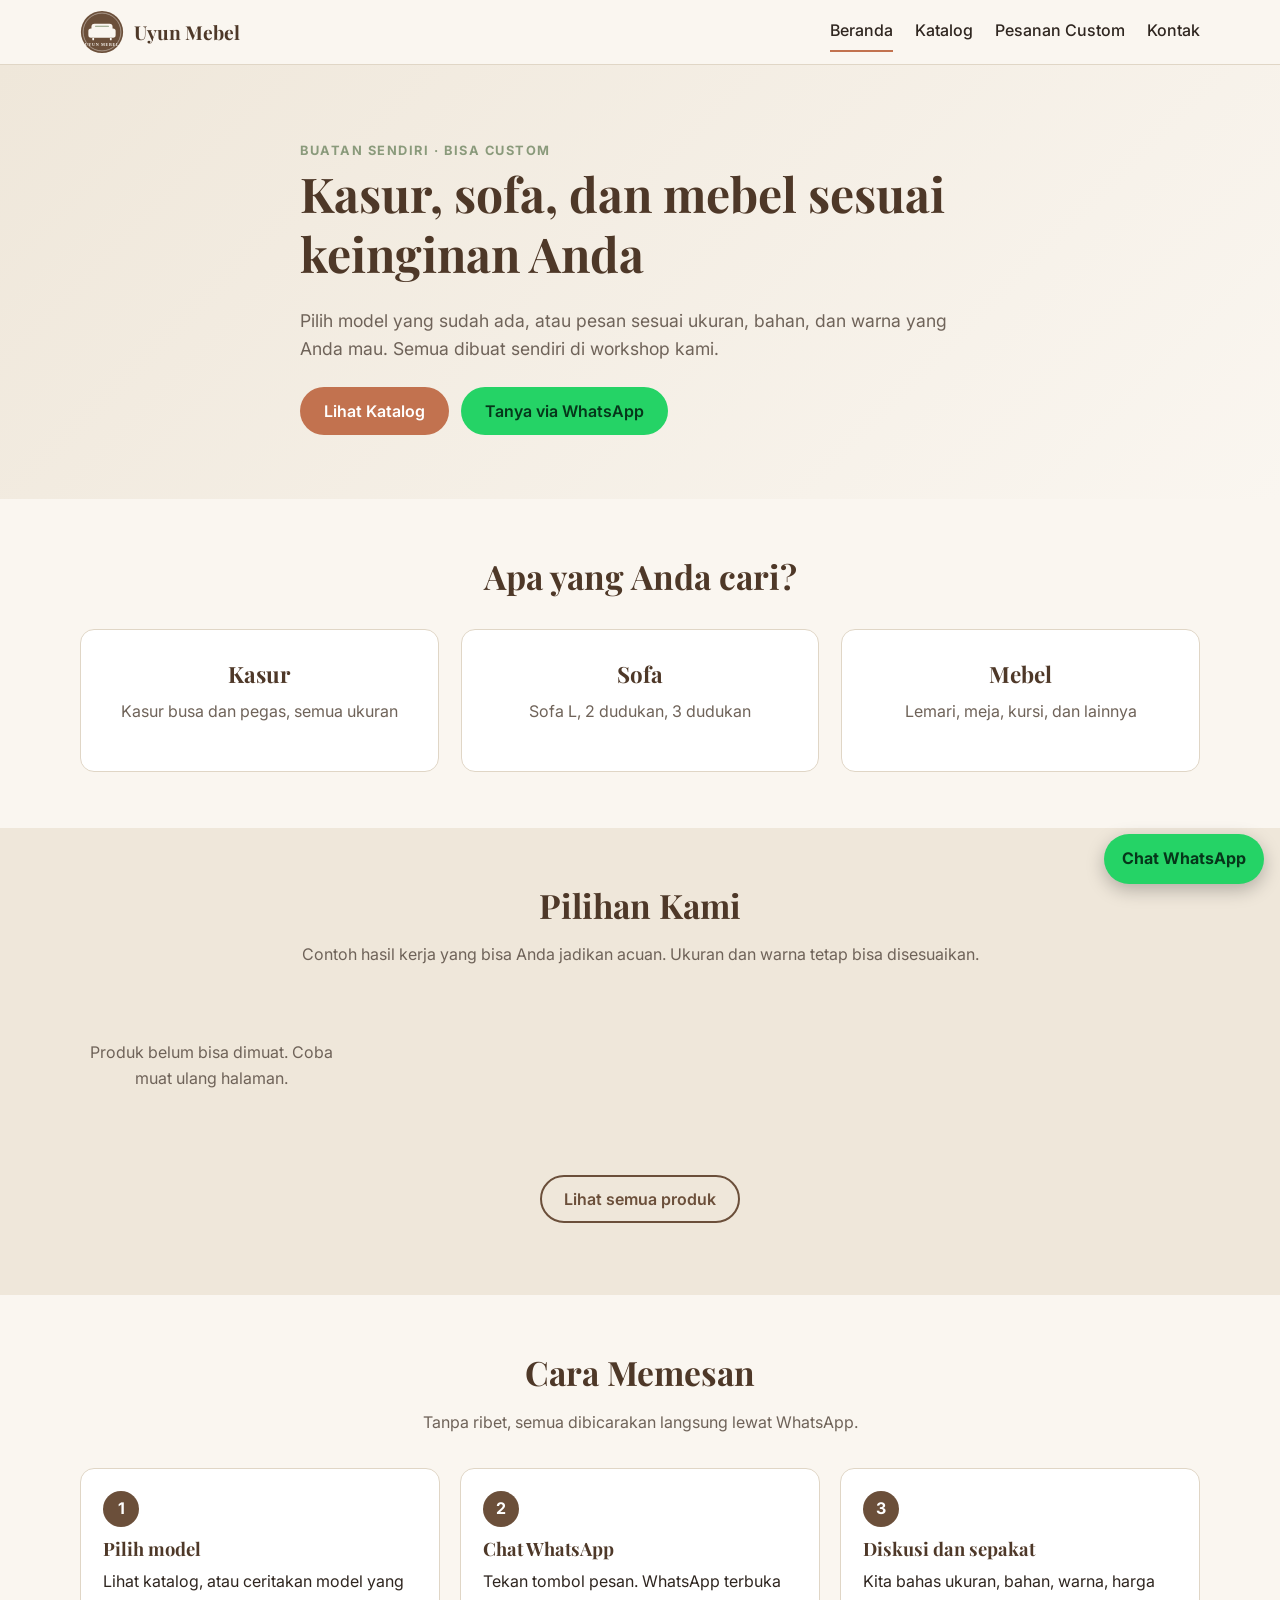
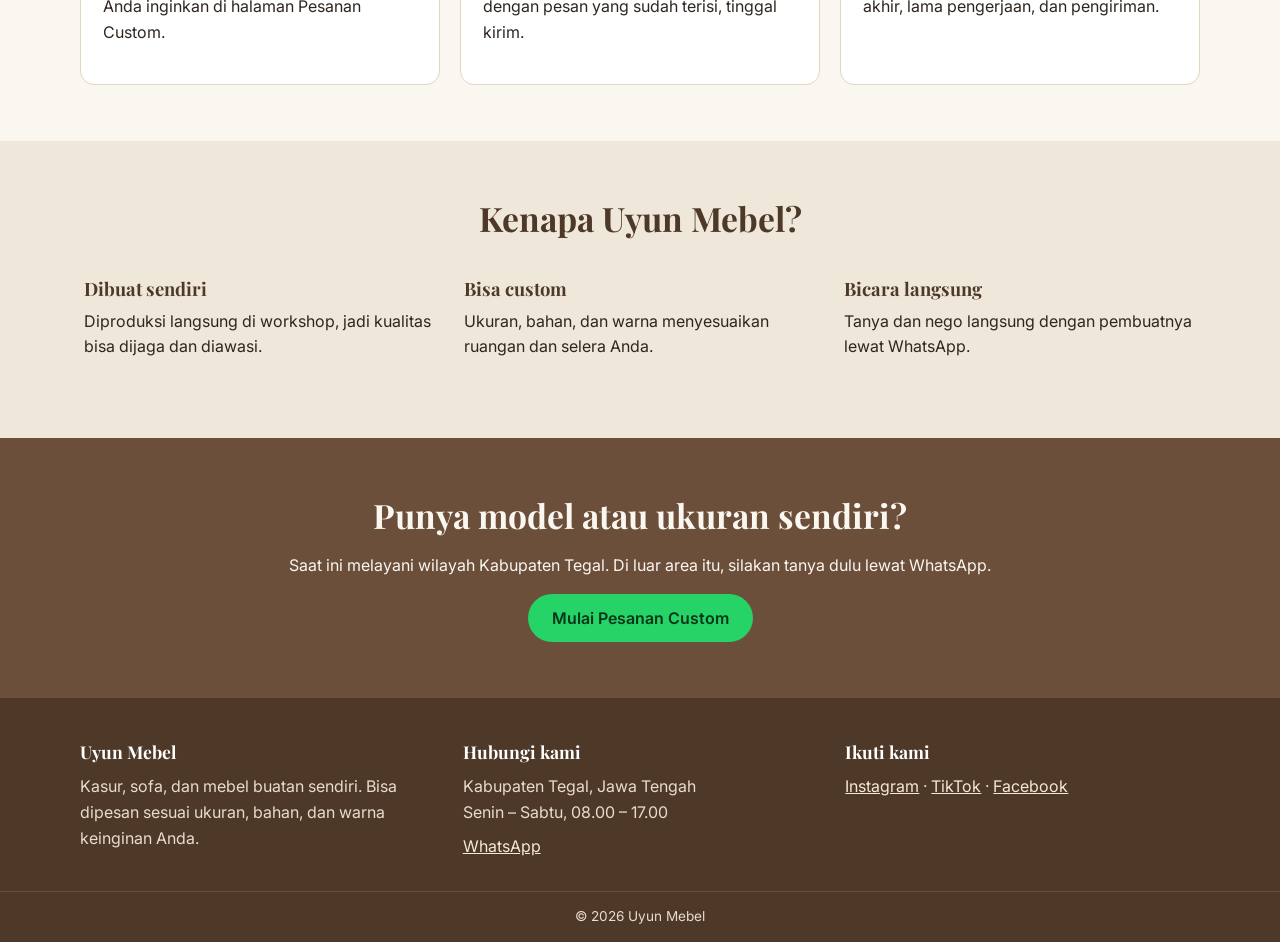
<file: index.html>
<!DOCTYPE html>
<!-- BERANDA. Teks di sini bisa diubah langsung. Daftar produk unggulan diisi otomatis oleh js/home.js -->
<html lang="id">
<head>
  <meta charset="UTF-8">
  <meta name="viewport" content="width=device-width, initial-scale=1">
  <title>Uyun Mebel – Kasur, Sofa, dan Mebel Custom Kabupaten Tegal</title>
  <meta name="description" content="Uyun Mebel membuat kasur, sofa, dan mebel buatan sendiri. Bisa dipesan sesuai ukuran, bahan, dan warna. Melayani wilayah Kabupaten Tegal.">
  <link rel="icon" href="assets/logo.svg" type="image/svg+xml">
  <link rel="preconnect" href="https://fonts.googleapis.com">
  <link rel="preconnect" href="https://fonts.gstatic.com" crossorigin>
  <link href="https://fonts.googleapis.com/css2?family=Inter:wght@400;500;600&family=Playfair+Display:wght@600;700&display=swap" rel="stylesheet">
  <link rel="stylesheet" href="css/style.css">
</head>
<body>
  <header id="header"></header>

  <main>
    <!-- Bagian paling atas -->
    <section class="hero">
      <div class="wadah hero-isi">
        <span class="label-kecil">Buatan sendiri · Bisa custom</span>
        <h1>Kasur, sofa, dan mebel sesuai keinginan Anda</h1>
        <p>Pilih model yang sudah ada, atau pesan sesuai ukuran, bahan, dan warna yang Anda mau. Semua dibuat sendiri di workshop kami.</p>
        <div class="hero-tombol">
          <a class="tombol tombol-utama" href="katalog.html">Lihat Katalog</a>
          <a class="tombol tombol-wa" id="wa-hero" href="#" target="_blank" rel="noopener">Tanya via WhatsApp</a>
        </div>
      </div>
    </section>

    <!-- Kategori -->
    <section class="bagian">
      <div class="wadah">
        <div class="judul-bagian"><h2>Apa yang Anda cari?</h2></div>
        <div class="grid grid-3">
          <a class="kartu kategori-kartu" href="katalog.html?kategori=kasur"><h3>Kasur</h3><p class="pudar">Kasur busa dan pegas, semua ukuran</p></a>
          <a class="kartu kategori-kartu" href="katalog.html?kategori=sofa"><h3>Sofa</h3><p class="pudar">Sofa L, 2 dudukan, 3 dudukan</p></a>
          <a class="kartu kategori-kartu" href="katalog.html?kategori=mebel"><h3>Mebel</h3><p class="pudar">Lemari, meja, kursi, dan lainnya</p></a>
        </div>
      </div>
    </section>

    <!-- Produk unggulan (diisi otomatis oleh js/home.js) -->
    <section class="bagian tua">
      <div class="wadah">
        <div class="judul-bagian">
          <h2>Pilihan Kami</h2>
          <p>Contoh hasil kerja yang bisa Anda jadikan acuan. Ukuran dan warna tetap bisa disesuaikan.</p>
        </div>
        <div class="grid" id="daftar-unggulan"><p class="kosong">Memuat produk…</p></div>
        <p style="text-align:center;margin-top:28px"><a class="tombol tombol-garis" href="katalog.html">Lihat semua produk</a></p>
      </div>
    </section>

    <!-- Cara pesan -->
    <section class="bagian">
      <div class="wadah">
        <div class="judul-bagian"><h2>Cara Memesan</h2><p>Tanpa ribet, semua dibicarakan langsung lewat WhatsApp.</p></div>
        <div class="langkah">
          <div><h3>Pilih model</h3><p>Lihat katalog, atau ceritakan model yang Anda inginkan di halaman Pesanan Custom.</p></div>
          <div><h3>Chat WhatsApp</h3><p>Tekan tombol pesan. WhatsApp terbuka dengan pesan yang sudah terisi, tinggal kirim.</p></div>
          <div><h3>Diskusi dan sepakat</h3><p>Kita bahas ukuran, bahan, warna, harga akhir, lama pengerjaan, dan pengiriman.</p></div>
        </div>
      </div>
    </section>

    <!-- Keunggulan -->
    <section class="bagian tua">
      <div class="wadah">
        <div class="judul-bagian"><h2>Kenapa Uyun Mebel?</h2></div>
        <div class="keunggulan">
          <div><h3>Dibuat sendiri</h3><p>Diproduksi langsung di workshop, jadi kualitas bisa dijaga dan diawasi.</p></div>
          <div><h3>Bisa custom</h3><p>Ukuran, bahan, dan warna menyesuaikan ruangan dan selera Anda.</p></div>
          <div><h3>Bicara langsung</h3><p>Tanya dan nego langsung dengan pembuatnya lewat WhatsApp.</p></div>
        </div>
      </div>
    </section>

    <!-- Ajakan -->
    <section class="cta">
      <div class="wadah">
        <h2>Punya model atau ukuran sendiri?</h2>
        <p id="area-layanan"></p>
        <a class="tombol tombol-wa" href="custom.html">Mulai Pesanan Custom</a>
      </div>
    </section>
  </main>

  <footer id="footer"></footer>

  <script src="js/config.js"></script>
  <script src="js/demo-data.js"></script>
  <script src="js/common.js"></script>
  <script src="js/home.js"></script>
</body>
</html>
</file>
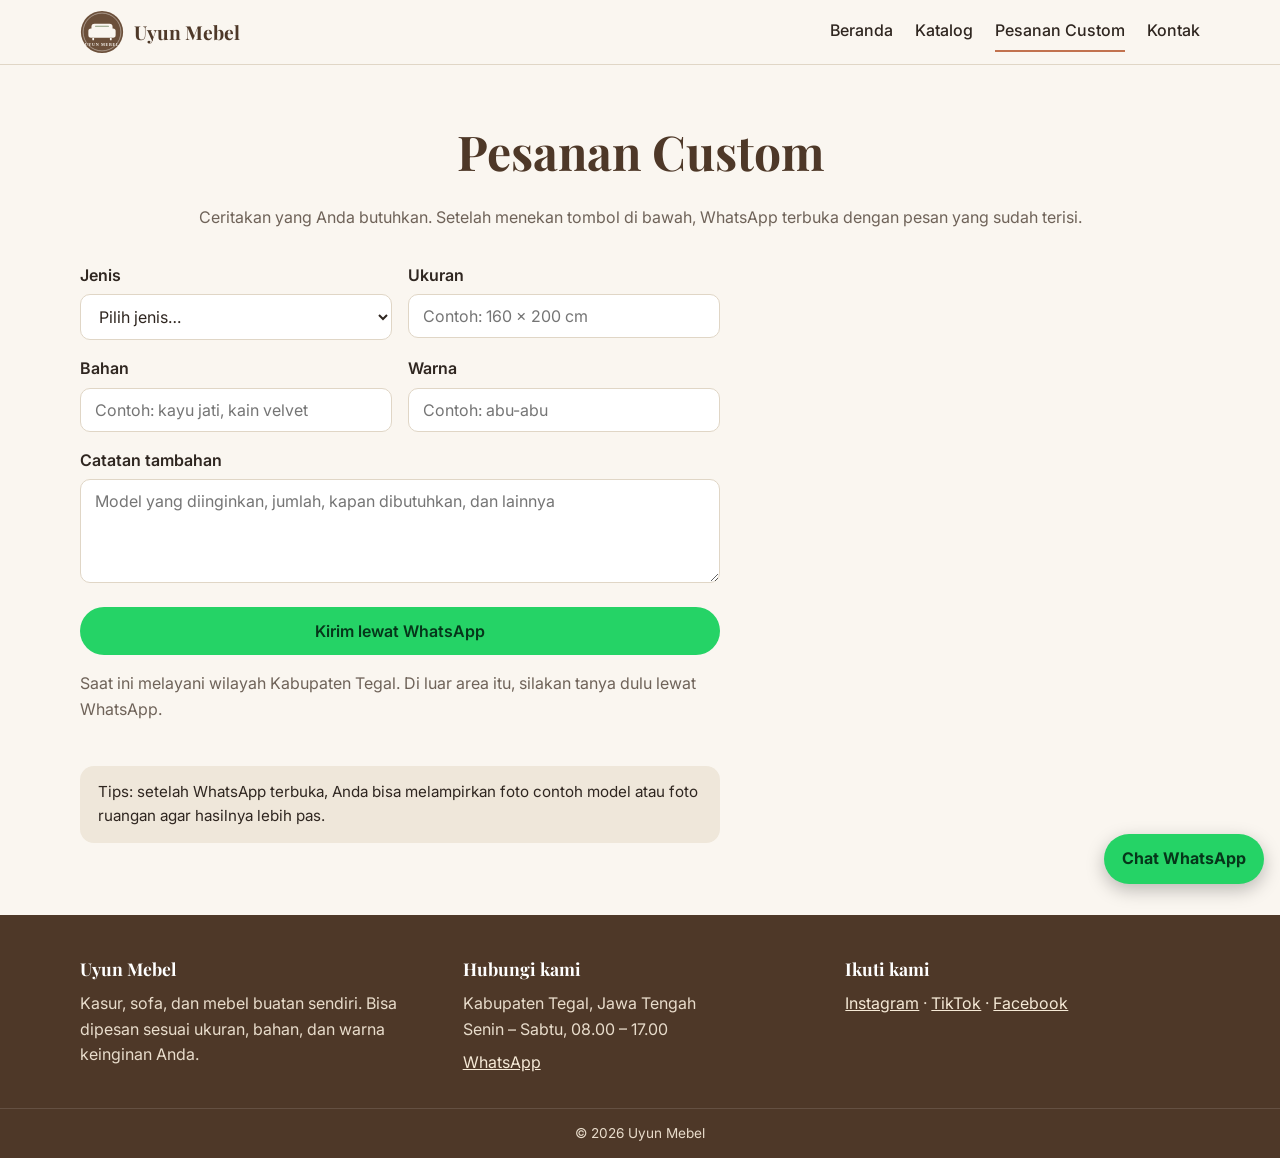
<file: custom.html>
<!DOCTYPE html>
<!-- PESANAN CUSTOM. Formulir ini tidak menyimpan data; isinya disusun jadi pesan WhatsApp oleh js/custom.js -->
<html lang="id">
<head>
  <meta charset="UTF-8">
  <meta name="viewport" content="width=device-width, initial-scale=1">
  <title>Pesanan Custom – Uyun Mebel</title>
  <meta name="description" content="Pesan kasur, sofa, atau mebel sesuai ukuran, bahan, dan warna yang Anda inginkan. Uyun Mebel melayani Kabupaten Tegal.">
  <link rel="icon" href="assets/logo.svg" type="image/svg+xml">
  <link rel="preconnect" href="https://fonts.googleapis.com">
  <link rel="preconnect" href="https://fonts.gstatic.com" crossorigin>
  <link href="https://fonts.googleapis.com/css2?family=Inter:wght@400;500;600&family=Playfair+Display:wght@600;700&display=swap" rel="stylesheet">
  <link rel="stylesheet" href="css/style.css">
</head>
<body>
  <header id="header"></header>

  <main class="bagian">
    <div class="wadah">
      <div class="judul-bagian">
        <h1>Pesanan Custom</h1>
        <p>Ceritakan yang Anda butuhkan. Setelah menekan tombol di bawah, WhatsApp terbuka dengan pesan yang sudah terisi.</p>
      </div>

      <form class="form" id="form-custom">
        <div class="form-dua">
          <div>
            <label for="jenis">Jenis</label>
            <select class="input" id="jenis" required>
              <option value="">Pilih jenis…</option>
              <option>Kasur</option>
              <option>Sofa</option>
              <option>Lemari</option>
              <option>Meja</option>
              <option>Kursi</option>
              <option>Lainnya</option>
            </select>
          </div>
          <div>
            <label for="ukuran">Ukuran</label>
            <input class="input" id="ukuran" placeholder="Contoh: 160 x 200 cm">
          </div>
        </div>
        <div class="form-dua">
          <div>
            <label for="bahan">Bahan</label>
            <input class="input" id="bahan" placeholder="Contoh: kayu jati, kain velvet">
          </div>
          <div>
            <label for="warna">Warna</label>
            <input class="input" id="warna" placeholder="Contoh: abu-abu">
          </div>
        </div>
        <div>
          <label for="catatan">Catatan tambahan</label>
          <textarea class="input" id="catatan" rows="4" placeholder="Model yang diinginkan, jumlah, kapan dibutuhkan, dan lainnya"></textarea>
        </div>
        <button class="tombol tombol-wa" type="submit">Kirim lewat WhatsApp</button>
        <p class="pudar" id="area-layanan"></p>
      </form>

      <div class="catatan" style="max-width:640px;margin-top:28px">
        Tips: setelah WhatsApp terbuka, Anda bisa melampirkan foto contoh model atau foto ruangan agar hasilnya lebih pas.
      </div>
    </div>
  </main>

  <footer id="footer"></footer>

  <script src="js/config.js"></script>
  <script src="js/demo-data.js"></script>
  <script src="js/common.js"></script>
  <script src="js/custom.js"></script>
</body>
</html>
</file>
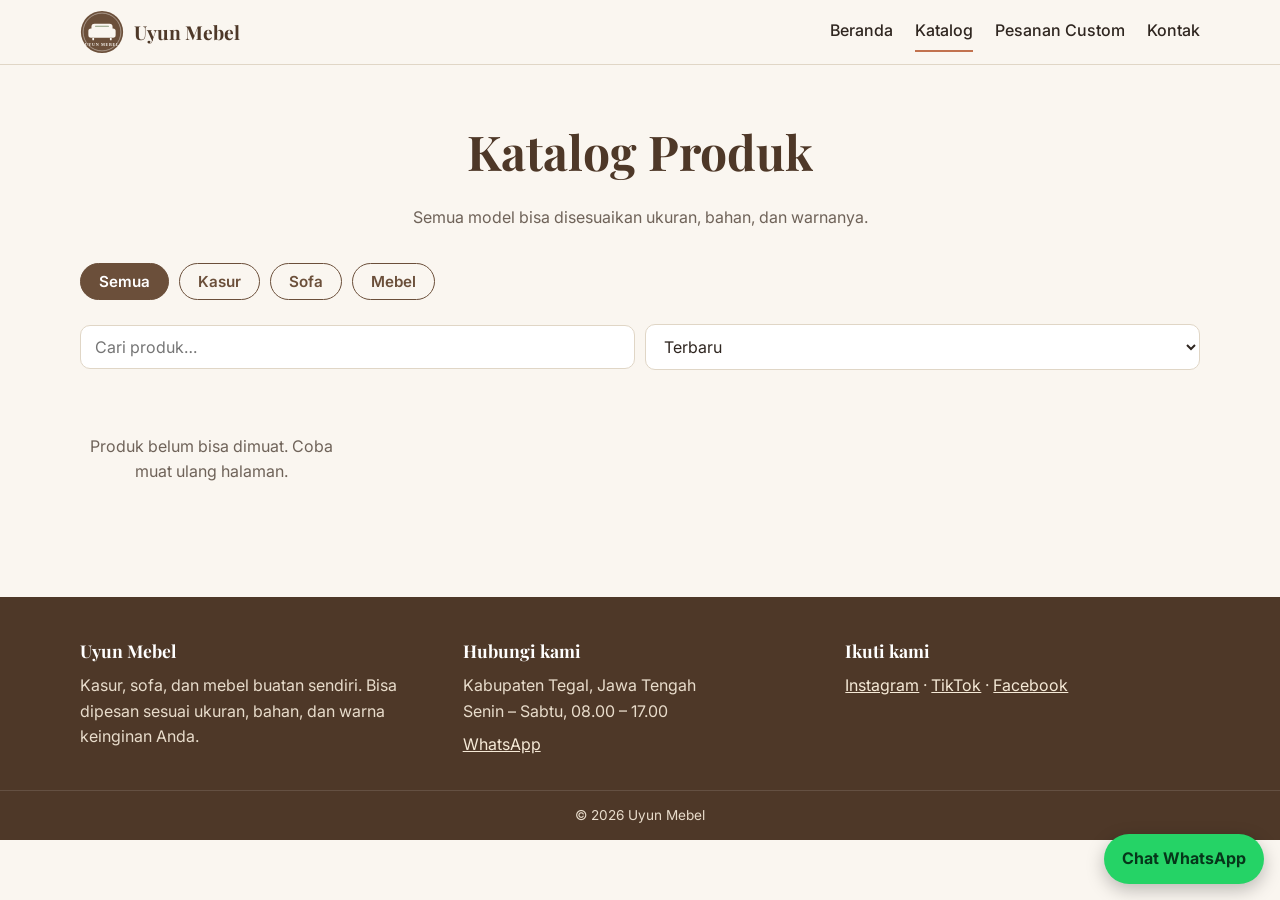
<file: katalog.html>
<!DOCTYPE html>
<!-- KATALOG. Daftar, filter, dan pencarian dikerjakan oleh js/katalog.js -->
<html lang="id">
<head>
  <meta charset="UTF-8">
  <meta name="viewport" content="width=device-width, initial-scale=1">
  <title>Katalog Kasur, Sofa, dan Mebel – Uyun Mebel</title>
  <meta name="description" content="Katalog kasur, sofa, dan mebel buatan Uyun Mebel. Pesan langsung lewat WhatsApp.">
  <link rel="icon" href="assets/logo.svg" type="image/svg+xml">
  <link rel="preconnect" href="https://fonts.googleapis.com">
  <link rel="preconnect" href="https://fonts.gstatic.com" crossorigin>
  <link href="https://fonts.googleapis.com/css2?family=Inter:wght@400;500;600&family=Playfair+Display:wght@600;700&display=swap" rel="stylesheet">
  <link rel="stylesheet" href="css/style.css">
</head>
<body>
  <header id="header"></header>

  <main class="bagian">
    <div class="wadah">
      <div class="judul-bagian">
        <h1>Katalog Produk</h1>
        <p>Semua model bisa disesuaikan ukuran, bahan, dan warnanya.</p>
      </div>

      <div class="filter" id="filter-kategori">
        <button class="chip aktif" data-kategori="semua">Semua</button>
        <button class="chip" data-kategori="kasur">Kasur</button>
        <button class="chip" data-kategori="sofa">Sofa</button>
        <button class="chip" data-kategori="mebel">Mebel</button>
      </div>
      <div class="filter">
        <input class="input" id="cari" type="search" placeholder="Cari produk…" aria-label="Cari produk">
        <select class="input" id="urut" aria-label="Urutkan">
          <option value="baru">Terbaru</option>
          <option value="murah">Harga terendah</option>
          <option value="mahal">Harga tertinggi</option>
        </select>
      </div>

      <div class="grid" id="daftar-produk"><p class="kosong">Memuat produk…</p></div>
    </div>
  </main>

  <footer id="footer"></footer>

  <script src="js/config.js"></script>
  <script src="js/demo-data.js"></script>
  <script src="js/common.js"></script>
  <script src="js/katalog.js"></script>
</body>
</html>
</file>
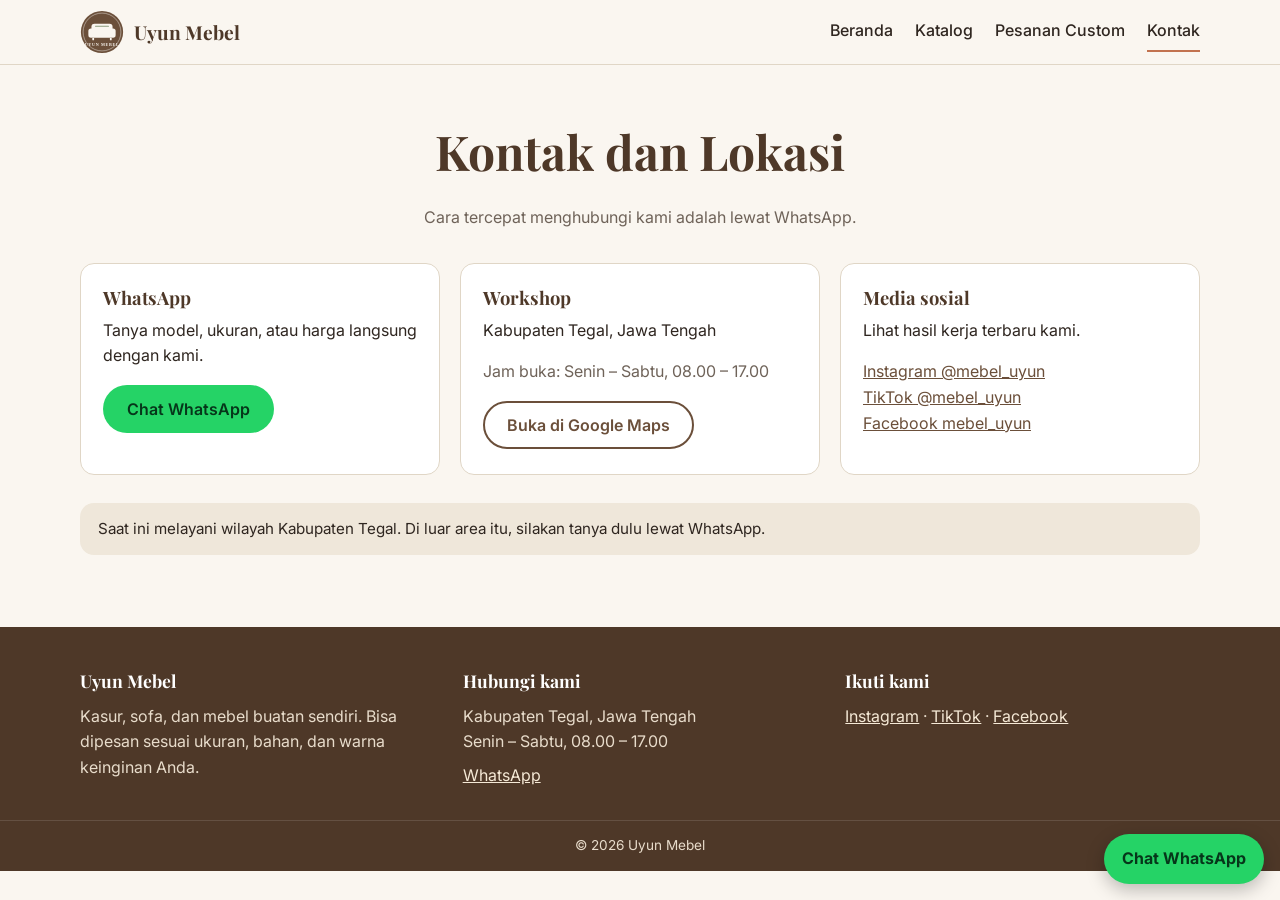
<file: kontak.html>
<!DOCTYPE html>
<!-- KONTAK. Alamat, jam buka, dan media sosial diambil dari js/config.js lewat js/kontak.js -->
<html lang="id">
<head>
  <meta charset="UTF-8">
  <meta name="viewport" content="width=device-width, initial-scale=1">
  <title>Kontak dan Lokasi – Uyun Mebel</title>
  <meta name="description" content="Hubungi Uyun Mebel lewat WhatsApp. Alamat workshop, jam buka, dan media sosial.">
  <link rel="icon" href="assets/logo.svg" type="image/svg+xml">
  <link rel="preconnect" href="https://fonts.googleapis.com">
  <link rel="preconnect" href="https://fonts.gstatic.com" crossorigin>
  <link href="https://fonts.googleapis.com/css2?family=Inter:wght@400;500;600&family=Playfair+Display:wght@600;700&display=swap" rel="stylesheet">
  <link rel="stylesheet" href="css/style.css">
</head>
<body>
  <header id="header"></header>

  <main class="bagian">
    <div class="wadah">
      <div class="judul-bagian">
        <h1>Kontak dan Lokasi</h1>
        <p>Cara tercepat menghubungi kami adalah lewat WhatsApp.</p>
      </div>

      <div class="kontak-grid">
        <div class="kotak">
          <h3>WhatsApp</h3>
          <p>Tanya model, ukuran, atau harga langsung dengan kami.</p>
          <a class="tombol tombol-wa" id="wa-kontak" href="#" target="_blank" rel="noopener">Chat WhatsApp</a>
        </div>
        <div class="kotak">
          <h3>Workshop</h3>
          <p id="alamat"></p>
          <p class="pudar" id="jam"></p>
          <a class="tombol tombol-garis" id="peta" href="#" target="_blank" rel="noopener">Buka di Google Maps</a>
        </div>
        <div class="kotak">
          <h3>Media sosial</h3>
          <p>Lihat hasil kerja terbaru kami.</p>
          <p id="sosial"></p>
        </div>
      </div>

      <div class="catatan" style="margin-top:28px" id="area-layanan"></div>
    </div>
  </main>

  <footer id="footer"></footer>

  <script src="js/config.js"></script>
  <script src="js/demo-data.js"></script>
  <script src="js/common.js"></script>
  <script src="js/kontak.js"></script>
</body>
</html>
</file>
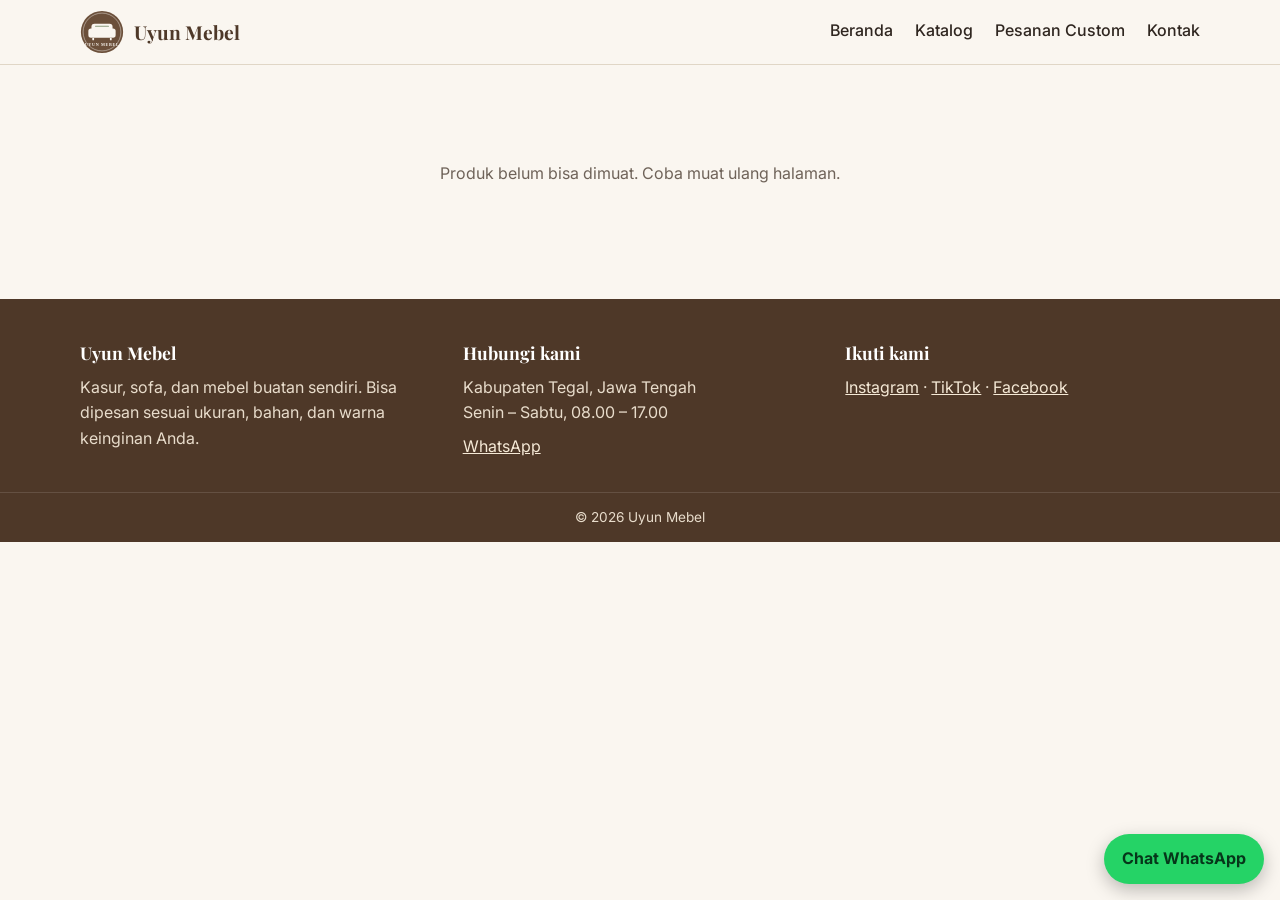
<file: produk.html>
<!DOCTYPE html>
<!-- DETAIL PRODUK. Satu halaman ini dipakai untuk semua produk: produk.html?id=... diisi oleh js/produk.js -->
<html lang="id">
<head>
  <meta charset="UTF-8">
  <meta name="viewport" content="width=device-width, initial-scale=1">
  <title>Detail Produk – Uyun Mebel</title>
  <link rel="icon" href="assets/logo.svg" type="image/svg+xml">
  <link rel="preconnect" href="https://fonts.googleapis.com">
  <link rel="preconnect" href="https://fonts.gstatic.com" crossorigin>
  <link href="https://fonts.googleapis.com/css2?family=Inter:wght@400;500;600&family=Playfair+Display:wght@600;700&display=swap" rel="stylesheet">
  <link rel="stylesheet" href="css/style.css">
</head>
<body>
  <header id="header"></header>

  <main class="bagian">
    <div class="wadah">
      <div id="isi-produk"><p class="kosong">Memuat produk…</p></div>
    </div>
  </main>

  <section class="bagian tua" id="bagian-terkait" hidden>
    <div class="wadah">
      <div class="judul-bagian"><h2>Produk Lainnya</h2></div>
      <div class="grid" id="daftar-terkait"></div>
    </div>
  </section>

  <footer id="footer"></footer>

  <script src="js/config.js"></script>
  <script src="js/demo-data.js"></script>
  <script src="js/common.js"></script>
  <script src="js/produk.js"></script>
</body>
</html>
</file>
<file: css/style.css>
/* =====================================================================
   style.css  –  TAMPILAN WEBSITE
   Tema: hangat & natural (krem, cokelat kayu, hijau sage).
   Warna diatur di bagian ":root" paling atas; ubah di sana untuk ganti tema.
   ===================================================================== */

:root {
  --krem: #faf6f0;          /* latar halaman */
  --krem-tua: #efe7da;      /* latar bagian selang-seling */
  --kayu: #6b4f3a;          /* warna utama */
  --kayu-tua: #4e3828;
  --sage: #8a9a7b;          /* aksen hijau lembut */
  --terakota: #c2724f;      /* aksen tombol */
  --wa: #25d366;            /* hijau WhatsApp */
  --wa-tua: #1da851;
  --teks: #2f2620;
  --teks-pudar: #6f6359;
  --garis: #e0d6c6;
  --putih: #ffffff;
  --radius: 14px;
  --font-judul: "Playfair Display", Georgia, serif;
  --font-isi: "Inter", system-ui, -apple-system, "Segoe UI", sans-serif;
}

/* ---------- Dasar ---------- */
* { box-sizing: border-box; }
html { scroll-behavior: smooth; }
body {
  margin: 0;
  font-family: var(--font-isi);
  color: var(--teks);
  background: var(--krem);
  line-height: 1.6;
}
img { max-width: 100%; display: block; }
a { color: var(--kayu); }
h1, h2, h3 { font-family: var(--font-judul); line-height: 1.25; color: var(--kayu-tua); margin: 0 0 .5em; }
h1 { font-size: clamp(1.9rem, 5vw, 3rem); }
h2 { font-size: clamp(1.5rem, 3.5vw, 2.1rem); }
h3 { font-size: 1.15rem; }
p { margin: 0 0 1em; }
.wadah { width: min(1120px, 100% - 32px); margin-inline: auto; }
.bagian { padding: 56px 0; }
.bagian.tua { background: var(--krem-tua); }
.judul-bagian { text-align: center; margin-bottom: 32px; }
.judul-bagian p { color: var(--teks-pudar); }
.pudar { color: var(--teks-pudar); }

/* ---------- Tombol ---------- */
.tombol {
  display: inline-block; padding: 12px 22px; border-radius: 999px; border: 2px solid transparent;
  font: 600 1rem var(--font-isi); text-decoration: none; cursor: pointer; text-align: center;
}
.tombol-utama { background: var(--terakota); color: var(--putih); }
.tombol-utama:hover { background: #a85c3b; }
.tombol-garis { border-color: var(--kayu); color: var(--kayu); background: transparent; }
.tombol-garis:hover { background: var(--kayu); color: var(--putih); }
.tombol-wa { background: var(--wa); color: #06361a; }
.tombol-wa:hover { background: var(--wa-tua); color: var(--putih); }
.tombol[disabled], .tombol.mati { opacity: .5; pointer-events: none; }

/* ---------- Header ---------- */
#header { position: sticky; top: 0; z-index: 50; background: rgba(250,246,240,.95); backdrop-filter: blur(6px); border-bottom: 1px solid var(--garis); }
.bar { display: flex; align-items: center; justify-content: space-between; min-height: 64px; }
.merek { display: flex; align-items: center; gap: 10px; text-decoration: none; font: 700 1.2rem var(--font-judul); color: var(--kayu-tua); }
.menu { display: flex; gap: 22px; }
.menu a { text-decoration: none; color: var(--teks); font-weight: 500; padding: 6px 0; border-bottom: 2px solid transparent; }
.menu a:hover, .menu a.aktif { border-bottom-color: var(--terakota); }
.tombol-menu { display: none; background: none; border: 0; font-size: 1.6rem; color: var(--kayu); cursor: pointer; }

/* ---------- Hero (bagian paling atas beranda) ---------- */
.hero { background: linear-gradient(135deg, var(--krem-tua), var(--krem)); padding: 72px 0 64px; }
.hero-isi { max-width: 680px; }
.hero p { font-size: 1.1rem; color: var(--teks-pudar); }
.hero-tombol { display: flex; flex-wrap: wrap; gap: 12px; margin-top: 24px; }
.label-kecil { text-transform: uppercase; letter-spacing: .12em; font-size: .8rem; color: var(--sage); font-weight: 700; }

/* ---------- Grid & kartu ---------- */
.grid { display: grid; gap: 22px; grid-template-columns: repeat(auto-fill, minmax(240px, 1fr)); }
.grid-3 { grid-template-columns: repeat(auto-fit, minmax(240px, 1fr)); }
.kartu { background: var(--putih); border-radius: var(--radius); overflow: hidden; text-decoration: none; color: inherit; border: 1px solid var(--garis); transition: transform .15s, box-shadow .15s; display: block; }
.kartu:hover { transform: translateY(-3px); box-shadow: 0 8px 22px rgba(80,55,35,.12); }
.kartu-foto { position: relative; aspect-ratio: 4 / 3; background: var(--krem-tua); }
.kartu-foto img { width: 100%; height: 100%; object-fit: cover; }
.kartu-isi { padding: 14px 16px 18px; }
.kartu-isi h3 { margin-bottom: 4px; }
.kartu-kategori { text-transform: uppercase; letter-spacing: .1em; font-size: .72rem; color: var(--sage); font-weight: 700; }
.kartu-harga { color: var(--kayu); font-weight: 600; margin: 0; }
.coret { text-decoration: line-through; color: var(--teks-pudar); }
.lencana { position: absolute; top: 10px; left: 10px; padding: 3px 10px; border-radius: 999px; font-size: .75rem; font-weight: 700; background: var(--putih); color: var(--kayu); }
.lencana-ready { background: #e3efdc; color: #2f5a1f; }
.lencana-pre-order { background: #fbe9cf; color: #7a4a05; }
.lencana-habis { background: #eadcd8; color: #7a2a1a; }
.kategori-kartu { text-align: center; padding: 30px 18px; }
.kategori-kartu h3 { font-size: 1.4rem; }

/* ---------- Langkah & keunggulan ---------- */
.langkah { counter-reset: nomor; display: grid; gap: 20px; grid-template-columns: repeat(auto-fit, minmax(220px, 1fr)); }
.langkah > div { background: var(--putih); border: 1px solid var(--garis); border-radius: var(--radius); padding: 22px; }
.langkah > div::before { counter-increment: nomor; content: counter(nomor); display: inline-grid; place-items: center; width: 36px; height: 36px; border-radius: 50%; background: var(--kayu); color: var(--putih); font-weight: 700; margin-bottom: 10px; }
.keunggulan { display: grid; gap: 20px; grid-template-columns: repeat(auto-fit, minmax(220px, 1fr)); }
.keunggulan > div { padding: 6px 4px; }
.cta { background: var(--kayu); color: var(--krem); text-align: center; padding: 56px 0; }
.cta h2 { color: var(--krem); }

/* ---------- Katalog: filter ---------- */
.filter { display: flex; flex-wrap: wrap; gap: 10px; align-items: center; margin-bottom: 24px; }
.chip { padding: 8px 18px; border-radius: 999px; border: 1px solid var(--kayu); background: transparent; color: var(--kayu); font: 600 .95rem var(--font-isi); cursor: pointer; }
.chip.aktif { background: var(--kayu); color: var(--putih); }
.input, select.input, textarea.input {
  width: 100%; padding: 11px 14px; border: 1px solid var(--garis); border-radius: 10px;
  font: 1rem var(--font-isi); background: var(--putih); color: var(--teks);
}
.input:focus { outline: 2px solid var(--sage); border-color: var(--sage); }
.filter .input { width: auto; flex: 1 1 200px; }
.kosong { text-align: center; padding: 40px 0; color: var(--teks-pudar); }

/* ---------- Detail produk ---------- */
.detail { display: grid; gap: 32px; grid-template-columns: 1fr; }
.galeri-besar { aspect-ratio: 4 / 3; border-radius: var(--radius); overflow: hidden; background: var(--krem-tua); border: 1px solid var(--garis); }
.galeri-besar img { width: 100%; height: 100%; object-fit: cover; }
.galeri-mini { display: flex; gap: 10px; margin-top: 10px; flex-wrap: wrap; }
.galeri-mini button { width: 72px; height: 56px; padding: 0; border: 2px solid transparent; border-radius: 8px; overflow: hidden; cursor: pointer; background: none; }
.galeri-mini button.aktif { border-color: var(--terakota); }
.galeri-mini img { width: 100%; height: 100%; object-fit: cover; }
.harga-besar { font: 700 1.6rem var(--font-judul); color: var(--kayu); margin: 6px 0 16px; }
.tabel-info { width: 100%; border-collapse: collapse; margin-bottom: 20px; }
.tabel-info th { text-align: left; width: 110px; color: var(--teks-pudar); font-weight: 500; vertical-align: top; }
.tabel-info th, .tabel-info td { padding: 8px 0; border-bottom: 1px solid var(--garis); }
.catatan { background: var(--krem-tua); border-radius: var(--radius); padding: 14px 18px; margin: 16px 0; font-size: .95rem; }
.krumb { font-size: .9rem; color: var(--teks-pudar); margin-bottom: 18px; }

/* ---------- Formulir (pesanan custom) ---------- */
.form { display: grid; gap: 16px; max-width: 640px; }
.form label { font-weight: 600; display: block; margin-bottom: 6px; }
.form-dua { display: grid; gap: 16px; grid-template-columns: 1fr 1fr; }

/* ---------- Kontak ---------- */
.kontak-grid { display: grid; gap: 20px; grid-template-columns: repeat(auto-fit, minmax(260px, 1fr)); }
.kotak { background: var(--putih); border: 1px solid var(--garis); border-radius: var(--radius); padding: 22px; }

/* ---------- Footer ---------- */
#footer { background: var(--kayu-tua); color: #e8dccb; margin-top: 0; }
#footer a { color: #f5e9d6; }
.footer-isi { display: grid; gap: 28px; grid-template-columns: repeat(auto-fit, minmax(220px, 1fr)); padding: 40px 0 24px; }
.footer-isi strong { color: #fff; display: block; margin-bottom: 8px; font-family: var(--font-judul); font-size: 1.1rem; }
.footer-isi p { margin: 0 0 .5em; }
.hak-cipta { text-align: center; padding: 14px; border-top: 1px solid rgba(255,255,255,.12); font-size: .85rem; }

/* ---------- Tombol WhatsApp mengambang ---------- */
.wa-mengambang {
  position: fixed; right: 16px; bottom: 16px; z-index: 60; background: var(--wa); color: #06361a;
  padding: 12px 18px; border-radius: 999px; font-weight: 700; text-decoration: none; box-shadow: 0 6px 18px rgba(0,0,0,.25);
}
.wa-mengambang:hover { background: var(--wa-tua); color: #fff; }

/* ---------- Layar lebar ---------- */
@media (min-width: 820px) {
  .detail { grid-template-columns: 1.1fr 1fr; align-items: start; }
}

/* ---------- Layar HP ---------- */
@media (max-width: 720px) {
  .tombol-menu { display: block; }
  .menu { display: none; position: absolute; left: 0; right: 0; top: 64px; flex-direction: column; gap: 0; background: var(--krem); border-bottom: 1px solid var(--garis); padding: 8px 16px 14px; }
  .menu.buka { display: flex; }
  .menu a { padding: 12px 0; }
  .form-dua { grid-template-columns: 1fr; }
  .bagian { padding: 40px 0; }
  .hero { padding: 48px 0 44px; }
}
</file>
